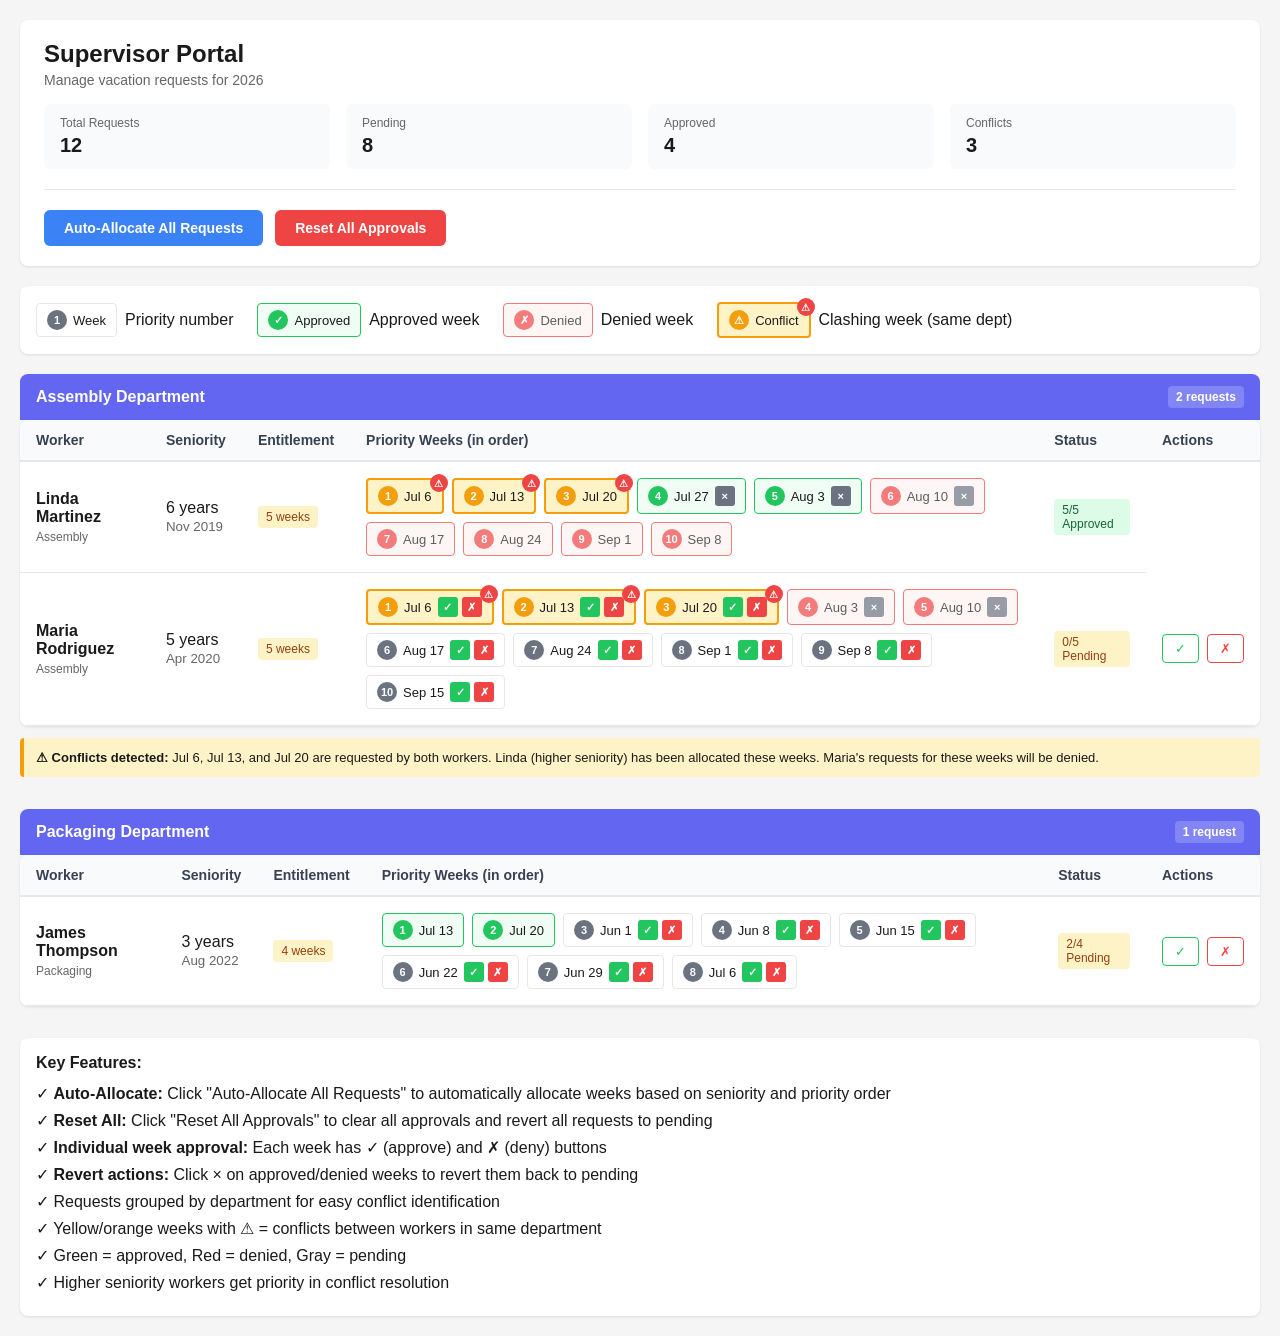
<file: ui-mockups/supervisor-priority-view.html>
<!DOCTYPE html>
<html lang="en">
<head>
    <meta charset="UTF-8">
    <meta name="viewport" content="width=device-width, initial-scale=1.0">
    <title>Supervisor - Priority Weeks View Mockup</title>
    <style>
        * { margin: 0; padding: 0; box-sizing: border-box; }
        body {
            font-family: -apple-system, BlinkMacSystemFont, 'Segoe UI', Roboto, sans-serif;
            background: #f5f5f5;
            padding: 20px;
            color: #1a1a1a;
        }
        .container { max-width: 1400px; margin: 0 auto; }
        .header {
            background: white;
            padding: 20px 24px;
            border-radius: 8px;
            margin-bottom: 20px;
            box-shadow: 0 1px 3px rgba(0,0,0,0.1);
        }
        h1 { font-size: 24px; margin-bottom: 4px; }
        .subtitle { color: #666; font-size: 14px; }
        .stats {
            display: flex;
            gap: 16px;
            margin-top: 16px;
        }
        .stat-card {
            background: #f9fafb;
            padding: 12px 16px;
            border-radius: 6px;
            flex: 1;
        }
        .stat-label { font-size: 12px; color: #666; }
        .stat-value { font-size: 20px; font-weight: 600; margin-top: 4px; }
        .table-container {
            background: white;
            border-radius: 8px;
            overflow: hidden;
            box-shadow: 0 1px 3px rgba(0,0,0,0.1);
        }
        table {
            width: 100%;
            border-collapse: collapse;
        }
        thead {
            background: #f9fafb;
            border-bottom: 2px solid #e5e7eb;
        }
        th {
            padding: 12px 16px;
            text-align: left;
            font-weight: 600;
            font-size: 14px;
            color: #374151;
        }
        td {
            padding: 16px;
            border-bottom: 1px solid #e5e7eb;
        }
        .worker-name { font-weight: 600; }
        .worker-dept { font-size: 12px; color: #666; margin-top: 4px; }
        .priority-weeks {
            display: flex;
            flex-wrap: wrap;
            gap: 8px;
        }
        .priority-week {
            display: flex;
            align-items: center;
            gap: 6px;
            padding: 6px 10px;
            border: 1px solid #e5e7eb;
            border-radius: 4px;
            background: white;
            font-size: 13px;
            position: relative;
        }
        .week-actions {
            display: flex;
            gap: 4px;
            margin-left: auto;
        }
        .week-btn {
            width: 20px;
            height: 20px;
            border: none;
            border-radius: 3px;
            cursor: pointer;
            display: flex;
            align-items: center;
            justify-content: center;
            font-size: 11px;
            font-weight: bold;
            padding: 0;
        }
        .week-btn-approve {
            background: #22c55e;
            color: white;
        }
        .week-btn-approve:hover {
            background: #16a34a;
        }
        .week-btn-deny {
            background: #ef4444;
            color: white;
        }
        .week-btn-deny:hover {
            background: #dc2626;
        }
        .week-btn-revert {
            background: #6b7280;
            color: white;
        }
        .week-btn-revert:hover {
            background: #4b5563;
        }
        .priority-number {
            display: inline-flex;
            align-items: center;
            justify-content: center;
            width: 20px;
            height: 20px;
            background: #6b7280;
            color: white;
            border-radius: 50%;
            font-size: 11px;
            font-weight: 600;
        }
        .priority-week.approved {
            border-color: #22c55e;
            background: #f0fdf4;
        }
        .priority-week.approved .priority-number {
            background: #22c55e;
        }
        .priority-week.denied {
            border-color: #ef4444;
            background: #fef2f2;
            opacity: 0.7;
        }
        .priority-week.denied .priority-number {
            background: #ef4444;
        }
        .priority-week.conflict {
            border-color: #f59e0b;
            background: #fef3c7;
            border-width: 2px;
            position: relative;
        }
        .priority-week.conflict .priority-number {
            background: #f59e0b;
        }
        .priority-week.conflict::after {
            content: "⚠";
            position: absolute;
            top: -6px;
            right: -6px;
            background: #ef4444;
            color: white;
            border-radius: 50%;
            width: 18px;
            height: 18px;
            display: flex;
            align-items: center;
            justify-content: center;
            font-size: 10px;
            font-weight: bold;
        }
        .department-section {
            margin-bottom: 32px;
        }
        .department-header {
            background: #6366f1;
            color: white;
            padding: 12px 16px;
            border-radius: 8px 8px 0 0;
            font-weight: 600;
            font-size: 16px;
            display: flex;
            justify-content: space-between;
            align-items: center;
        }
        .department-count {
            background: rgba(255, 255, 255, 0.2);
            padding: 4px 8px;
            border-radius: 4px;
            font-size: 12px;
        }
        .department-table {
            border-top: none;
        }
        .badge {
            display: inline-block;
            padding: 4px 8px;
            border-radius: 4px;
            font-size: 12px;
            font-weight: 500;
        }
        .badge-success {
            background: #dcfce7;
            color: #166534;
        }
        .badge-danger {
            background: #fee2e2;
            color: #991b1b;
        }
        .badge-warning {
            background: #fef3c7;
            color: #92400e;
        }
        .actions {
            display: flex;
            gap: 8px;
        }
        .btn {
            padding: 6px 12px;
            border: 1px solid #d1d5db;
            background: white;
            border-radius: 4px;
            cursor: pointer;
            font-size: 13px;
        }
        .btn:hover { background: #f3f4f6; }
        .btn-success {
            border-color: #22c55e;
            color: #22c55e;
        }
        .btn-danger {
            border-color: #ef4444;
            color: #ef4444;
        }
        .legend {
            background: white;
            padding: 16px;
            border-radius: 8px;
            margin-bottom: 20px;
            box-shadow: 0 1px 3px rgba(0,0,0,0.1);
        }
        .legend-items {
            display: flex;
            gap: 24px;
            flex-wrap: wrap;
        }
        .legend-item {
            display: flex;
            align-items: center;
            gap: 8px;
        }
        .action-buttons {
            display: flex;
            gap: 12px;
            margin-top: 20px;
            padding-top: 20px;
            border-top: 1px solid #e5e7eb;
        }
        .action-btn {
            padding: 10px 20px;
            border: none;
            border-radius: 6px;
            font-size: 14px;
            font-weight: 600;
            cursor: pointer;
            transition: all 0.2s;
        }
        .action-btn-primary {
            background: #3b82f6;
            color: white;
        }
        .action-btn-primary:hover {
            background: #2563eb;
        }
        .action-btn-secondary {
            background: #6b7280;
            color: white;
        }
        .action-btn-secondary:hover {
            background: #4b5563;
        }
        .action-btn-danger {
            background: #ef4444;
            color: white;
        }
        .action-btn-danger:hover {
            background: #dc2626;
        }
    </style>
</head>
<body>
    <div class="container">
        <div class="header">
            <h1>Supervisor Portal</h1>
            <p class="subtitle">Manage vacation requests for 2026</p>
            <div class="stats">
                <div class="stat-card">
                    <div class="stat-label">Total Requests</div>
                    <div class="stat-value">12</div>
                </div>
                <div class="stat-card">
                    <div class="stat-label">Pending</div>
                    <div class="stat-value">8</div>
                </div>
                <div class="stat-card">
                    <div class="stat-label">Approved</div>
                    <div class="stat-value">4</div>
                </div>
                <div class="stat-card">
                    <div class="stat-label">Conflicts</div>
                    <div class="stat-value">3</div>
                </div>
            </div>
            <div class="action-buttons">
                <button class="action-btn action-btn-primary">Auto-Allocate All Requests</button>
                <button class="action-btn action-btn-danger">Reset All Approvals</button>
            </div>
        </div>

        <div class="legend">
            <div class="legend-items">
                <div class="legend-item">
                    <div class="priority-week">
                        <span class="priority-number">1</span>
                        <span>Week</span>
                    </div>
                    <span>Priority number</span>
                </div>
                <div class="legend-item">
                    <div class="priority-week approved">
                        <span class="priority-number">✓</span>
                        <span>Approved</span>
                    </div>
                    <span>Approved week</span>
                </div>
                <div class="legend-item">
                    <div class="priority-week denied">
                        <span class="priority-number">✗</span>
                        <span>Denied</span>
                    </div>
                    <span>Denied week</span>
                </div>
                <div class="legend-item">
                    <div class="priority-week conflict">
                        <span class="priority-number">⚠</span>
                        <span>Conflict</span>
                    </div>
                    <span>Clashing week (same dept)</span>
                </div>
            </div>
        </div>

        <!-- Assembly Department -->
        <div class="department-section">
            <div class="department-header">
                <span>Assembly Department</span>
                <span class="department-count">2 requests</span>
            </div>
            <div class="table-container department-table">
                <table>
                    <thead>
                        <tr>
                            <th>Worker</th>
                            <th>Seniority</th>
                            <th>Entitlement</th>
                            <th>Priority Weeks (in order)</th>
                            <th>Status</th>
                            <th>Actions</th>
                        </tr>
                    </thead>
                    <tbody>
                        <tr>
                            <td>
                                <div class="worker-name">Linda Martinez</div>
                                <div class="worker-dept">Assembly</div>
                            </td>
                            <td>6 years<br><small style="color: #666;">Nov 2019</small></td>
                            <td><span class="badge badge-warning">5 weeks</span></td>
                            <td>
                                <div class="priority-weeks">
                                    <div class="priority-week approved conflict">
                                        <span class="priority-number">1</span>
                                        <span>Jul 6</span>
                                    </div>
                                    <div class="priority-week approved conflict">
                                        <span class="priority-number">2</span>
                                        <span>Jul 13</span>
                                    </div>
                                    <div class="priority-week approved conflict">
                                        <span class="priority-number">3</span>
                                        <span>Jul 20</span>
                                    </div>
                                    <div class="priority-week approved">
                                        <span class="priority-number">4</span>
                                        <span>Jul 27</span>
                                        <div class="week-actions">
                                            <button class="week-btn week-btn-revert" title="Revert approval">×</button>
                                        </div>
                                    </div>
                                    <div class="priority-week approved">
                                        <span class="priority-number">5</span>
                                        <span>Aug 3</span>
                                        <div class="week-actions">
                                            <button class="week-btn week-btn-revert" title="Revert approval">×</button>
                                        </div>
                                    </div>
                                    <div class="priority-week denied">
                                        <span class="priority-number">6</span>
                                        <span>Aug 10</span>
                                        <div class="week-actions">
                                            <button class="week-btn week-btn-revert" title="Revert denial">×</button>
                                        </div>
                                    </div>
                                    <div class="priority-week denied">
                                        <span class="priority-number">7</span>
                                        <span>Aug 17</span>
                                    </div>
                                    <div class="priority-week denied">
                                        <span class="priority-number">8</span>
                                        <span>Aug 24</span>
                                    </div>
                                    <div class="priority-week denied">
                                        <span class="priority-number">9</span>
                                        <span>Sep 1</span>
                                    </div>
                                    <div class="priority-week denied">
                                        <span class="priority-number">10</span>
                                        <span>Sep 8</span>
                                    </div>
                                </div>
                            </td>
                            <td>
                                <span class="badge badge-success">5/5 Approved</span>
                            </td>
                        </tr>
                        <tr>
                            <td>
                                <div class="worker-name">Maria Rodriguez</div>
                                <div class="worker-dept">Assembly</div>
                            </td>
                            <td>5 years<br><small style="color: #666;">Apr 2020</small></td>
                            <td><span class="badge badge-warning">5 weeks</span></td>
                            <td>
                                <div class="priority-weeks">
                                    <div class="priority-week conflict">
                                        <span class="priority-number">1</span>
                                        <span>Jul 6</span>
                                        <div class="week-actions">
                                            <button class="week-btn week-btn-approve" title="Approve week">✓</button>
                                            <button class="week-btn week-btn-deny" title="Deny week">✗</button>
                                        </div>
                                    </div>
                                    <div class="priority-week conflict">
                                        <span class="priority-number">2</span>
                                        <span>Jul 13</span>
                                        <div class="week-actions">
                                            <button class="week-btn week-btn-approve" title="Approve week">✓</button>
                                            <button class="week-btn week-btn-deny" title="Deny week">✗</button>
                                        </div>
                                    </div>
                                    <div class="priority-week conflict">
                                        <span class="priority-number">3</span>
                                        <span>Jul 20</span>
                                        <div class="week-actions">
                                            <button class="week-btn week-btn-approve" title="Approve week">✓</button>
                                            <button class="week-btn week-btn-deny" title="Deny week">✗</button>
                                        </div>
                                    </div>
                                    <div class="priority-week denied">
                                        <span class="priority-number">4</span>
                                        <span>Aug 3</span>
                                        <div class="week-actions">
                                            <button class="week-btn week-btn-revert" title="Revert denial">×</button>
                                        </div>
                                    </div>
                                    <div class="priority-week denied">
                                        <span class="priority-number">5</span>
                                        <span>Aug 10</span>
                                        <div class="week-actions">
                                            <button class="week-btn week-btn-revert" title="Revert denial">×</button>
                                        </div>
                                    </div>
                                    <div class="priority-week">
                                        <span class="priority-number">6</span>
                                        <span>Aug 17</span>
                                        <div class="week-actions">
                                            <button class="week-btn week-btn-approve" title="Approve week">✓</button>
                                            <button class="week-btn week-btn-deny" title="Deny week">✗</button>
                                        </div>
                                    </div>
                                    <div class="priority-week">
                                        <span class="priority-number">7</span>
                                        <span>Aug 24</span>
                                        <div class="week-actions">
                                            <button class="week-btn week-btn-approve" title="Approve week">✓</button>
                                            <button class="week-btn week-btn-deny" title="Deny week">✗</button>
                                        </div>
                                    </div>
                                    <div class="priority-week">
                                        <span class="priority-number">8</span>
                                        <span>Sep 1</span>
                                        <div class="week-actions">
                                            <button class="week-btn week-btn-approve" title="Approve week">✓</button>
                                            <button class="week-btn week-btn-deny" title="Deny week">✗</button>
                                        </div>
                                    </div>
                                    <div class="priority-week">
                                        <span class="priority-number">9</span>
                                        <span>Sep 8</span>
                                        <div class="week-actions">
                                            <button class="week-btn week-btn-approve" title="Approve week">✓</button>
                                            <button class="week-btn week-btn-deny" title="Deny week">✗</button>
                                        </div>
                                    </div>
                                    <div class="priority-week">
                                        <span class="priority-number">10</span>
                                        <span>Sep 15</span>
                                        <div class="week-actions">
                                            <button class="week-btn week-btn-approve" title="Approve week">✓</button>
                                            <button class="week-btn week-btn-deny" title="Deny week">✗</button>
                                        </div>
                                    </div>
                                </div>
                            </td>
                            <td>
                                <span class="badge badge-warning">0/5 Pending</span>
                            </td>
                            <td>
                                <div class="actions">
                                    <button class="btn btn-success">✓</button>
                                    <button class="btn btn-danger">✗</button>
                                </div>
                            </td>
                        </tr>
                    </tbody>
                </table>
            </div>
            <div style="background: #fef3c7; border-left: 4px solid #f59e0b; padding: 12px; margin-top: 12px; border-radius: 4px; font-size: 13px;">
                <strong>⚠ Conflicts detected:</strong> Jul 6, Jul 13, and Jul 20 are requested by both workers. Linda (higher seniority) has been allocated these weeks. Maria's requests for these weeks will be denied.
            </div>
        </div>

        <!-- Packaging Department -->
        <div class="department-section">
            <div class="department-header">
                <span>Packaging Department</span>
                <span class="department-count">1 request</span>
            </div>
            <div class="table-container department-table">
                <table>
                    <thead>
                        <tr>
                            <th>Worker</th>
                            <th>Seniority</th>
                            <th>Entitlement</th>
                            <th>Priority Weeks (in order)</th>
                            <th>Status</th>
                            <th>Actions</th>
                        </tr>
                    </thead>
                    <tbody>
                        <tr>
                            <td>
                                <div class="worker-name">James Thompson</div>
                                <div class="worker-dept">Packaging</div>
                            </td>
                            <td>3 years<br><small style="color: #666;">Aug 2022</small></td>
                            <td><span class="badge badge-warning">4 weeks</span></td>
                            <td>
                                <div class="priority-weeks">
                                    <div class="priority-week approved">
                                        <span class="priority-number">1</span>
                                        <span>Jul 13</span>
                                    </div>
                                    <div class="priority-week approved">
                                        <span class="priority-number">2</span>
                                        <span>Jul 20</span>
                                    </div>
                                    <div class="priority-week">
                                        <span class="priority-number">3</span>
                                        <span>Jun 1</span>
                                        <div class="week-actions">
                                            <button class="week-btn week-btn-approve" title="Approve week">✓</button>
                                            <button class="week-btn week-btn-deny" title="Deny week">✗</button>
                                        </div>
                                    </div>
                                    <div class="priority-week">
                                        <span class="priority-number">4</span>
                                        <span>Jun 8</span>
                                        <div class="week-actions">
                                            <button class="week-btn week-btn-approve" title="Approve week">✓</button>
                                            <button class="week-btn week-btn-deny" title="Deny week">✗</button>
                                        </div>
                                    </div>
                                    <div class="priority-week">
                                        <span class="priority-number">5</span>
                                        <span>Jun 15</span>
                                        <div class="week-actions">
                                            <button class="week-btn week-btn-approve" title="Approve week">✓</button>
                                            <button class="week-btn week-btn-deny" title="Deny week">✗</button>
                                        </div>
                                    </div>
                                    <div class="priority-week">
                                        <span class="priority-number">6</span>
                                        <span>Jun 22</span>
                                        <div class="week-actions">
                                            <button class="week-btn week-btn-approve" title="Approve week">✓</button>
                                            <button class="week-btn week-btn-deny" title="Deny week">✗</button>
                                        </div>
                                    </div>
                                    <div class="priority-week">
                                        <span class="priority-number">7</span>
                                        <span>Jun 29</span>
                                        <div class="week-actions">
                                            <button class="week-btn week-btn-approve" title="Approve week">✓</button>
                                            <button class="week-btn week-btn-deny" title="Deny week">✗</button>
                                        </div>
                                    </div>
                                    <div class="priority-week">
                                        <span class="priority-number">8</span>
                                        <span>Jul 6</span>
                                        <div class="week-actions">
                                            <button class="week-btn week-btn-approve" title="Approve week">✓</button>
                                            <button class="week-btn week-btn-deny" title="Deny week">✗</button>
                                        </div>
                                    </div>
                                </div>
                            </td>
                            <td>
                                <span class="badge badge-warning">2/4 Pending</span>
                            </td>
                            <td>
                                <div class="actions">
                                    <button class="btn btn-success">✓</button>
                                    <button class="btn btn-danger">✗</button>
                                </div>
                            </td>
                        </tr>
                    </tbody>
                </table>
            </div>
        </div>

        <div style="background: white; padding: 16px; border-radius: 8px; margin-top: 20px; box-shadow: 0 1px 3px rgba(0,0,0,0.1);">
            <h3 style="margin-bottom: 12px; font-size: 16px;">Key Features:</h3>
            <ul style="list-style: none; padding-left: 0;">
                <li style="margin-bottom: 8px;">✓ <strong>Auto-Allocate:</strong> Click "Auto-Allocate All Requests" to automatically allocate weeks based on seniority and priority order</li>
                <li style="margin-bottom: 8px;">✓ <strong>Reset All:</strong> Click "Reset All Approvals" to clear all approvals and revert all requests to pending</li>
                <li style="margin-bottom: 8px;">✓ <strong>Individual week approval:</strong> Each week has ✓ (approve) and ✗ (deny) buttons</li>
                <li style="margin-bottom: 8px;">✓ <strong>Revert actions:</strong> Click × on approved/denied weeks to revert them back to pending</li>
                <li style="margin-bottom: 8px;">✓ Requests grouped by department for easy conflict identification</li>
                <li style="margin-bottom: 8px;">✓ Yellow/orange weeks with ⚠ = conflicts between workers in same department</li>
                <li style="margin-bottom: 8px;">✓ Green = approved, Red = denied, Gray = pending</li>
                <li style="margin-bottom: 8px;">✓ Higher seniority workers get priority in conflict resolution</li>
            </ul>
        </div>
    </div>
</body>
</html>
</file>
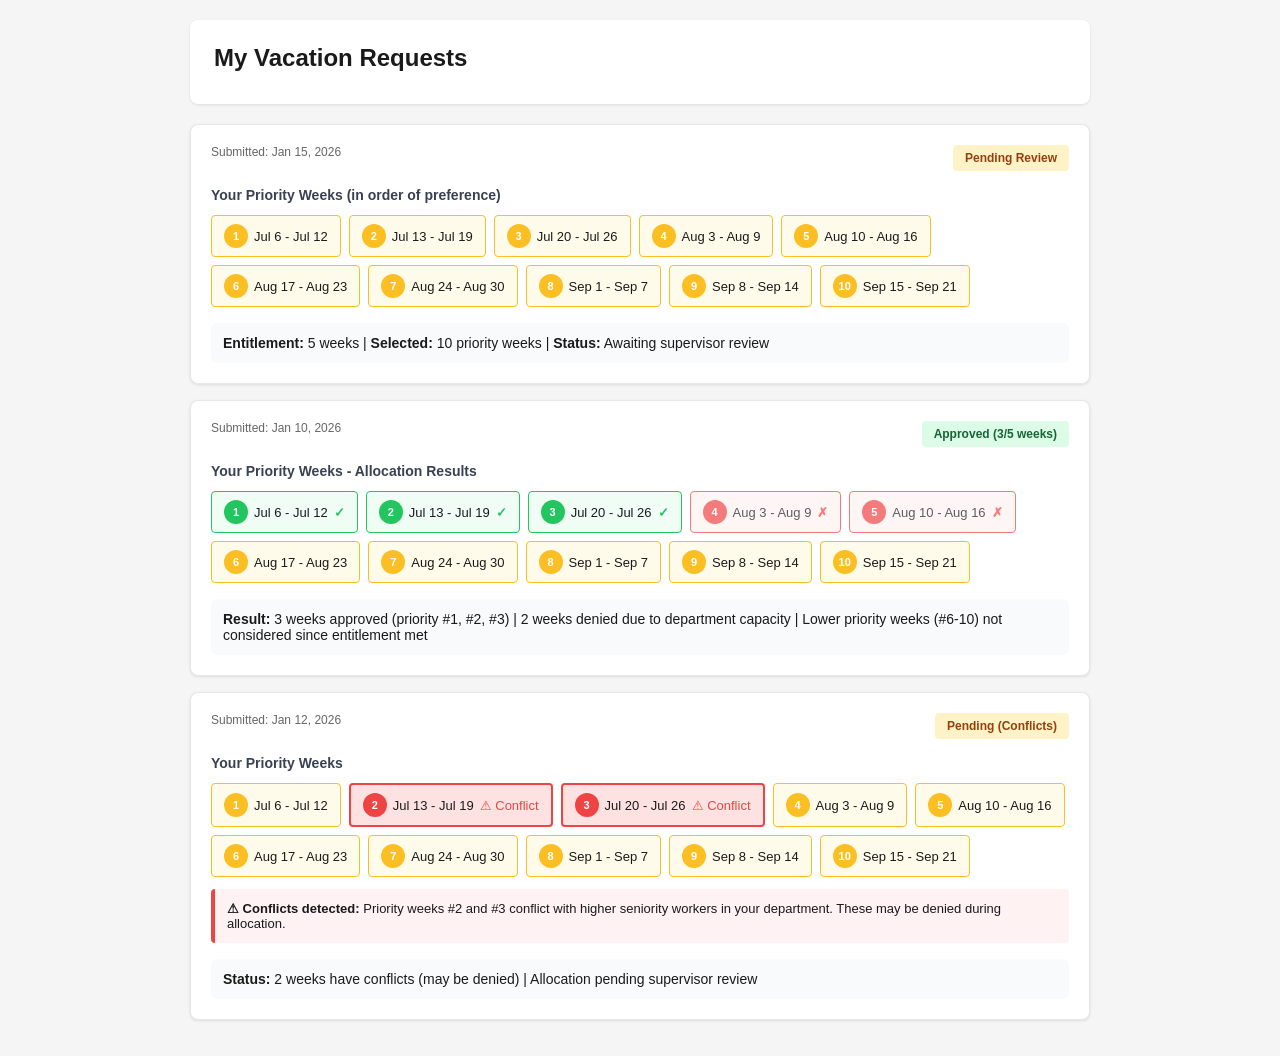
<file: ui-mockups/worker-my-requests.html>
<!DOCTYPE html>
<html lang="en">
<head>
    <meta charset="UTF-8">
    <meta name="viewport" content="width=device-width, initial-scale=1.0">
    <title>Worker - My Requests View Mockup</title>
    <style>
        * { margin: 0; padding: 0; box-sizing: border-box; }
        body {
            font-family: -apple-system, BlinkMacSystemFont, 'Segoe UI', Roboto, sans-serif;
            background: #f5f5f5;
            padding: 20px;
            color: #1a1a1a;
        }
        .container { max-width: 900px; margin: 0 auto; }
        .card {
            background: white;
            border-radius: 8px;
            padding: 24px;
            box-shadow: 0 1px 3px rgba(0,0,0,0.1);
            margin-bottom: 20px;
        }
        h1 { font-size: 24px; margin-bottom: 8px; }
        .request-card {
            border: 1px solid #e5e7eb;
            border-radius: 8px;
            padding: 20px;
            margin-bottom: 16px;
        }
        .request-header {
            display: flex;
            justify-content: space-between;
            align-items: start;
            margin-bottom: 16px;
        }
        .request-date {
            font-size: 12px;
            color: #666;
        }
        .status-badge {
            display: inline-block;
            padding: 6px 12px;
            border-radius: 4px;
            font-size: 12px;
            font-weight: 600;
        }
        .status-pending {
            background: #fef3c7;
            color: #92400e;
        }
        .status-approved {
            background: #dcfce7;
            color: #166534;
        }
        .status-denied {
            background: #fee2e2;
            color: #991b1b;
        }
        .priority-section {
            margin-top: 16px;
        }
        .section-title {
            font-size: 14px;
            font-weight: 600;
            color: #374151;
            margin-bottom: 12px;
        }
        .priority-weeks {
            display: flex;
            flex-wrap: wrap;
            gap: 8px;
        }
        .priority-week {
            display: flex;
            align-items: center;
            gap: 6px;
            padding: 8px 12px;
            border: 1px solid #e5e7eb;
            border-radius: 4px;
            background: white;
            font-size: 13px;
        }
        .priority-number {
            display: inline-flex;
            align-items: center;
            justify-content: center;
            width: 24px;
            height: 24px;
            background: #6b7280;
            color: white;
            border-radius: 50%;
            font-size: 11px;
            font-weight: 600;
        }
        .priority-week.approved {
            border-color: #22c55e;
            background: #f0fdf4;
        }
        .priority-week.approved .priority-number {
            background: #22c55e;
        }
        .priority-week.denied {
            border-color: #ef4444;
            background: #fef2f2;
            opacity: 0.7;
        }
        .priority-week.denied .priority-number {
            background: #ef4444;
        }
        .priority-week.pending {
            border-color: #fbbf24;
            background: #fffbeb;
        }
        .priority-week.pending .priority-number {
            background: #fbbf24;
        }
        .priority-week.conflict {
            border-color: #ef4444;
            background: #fee2e2;
            border-width: 2px;
        }
        .priority-week.conflict .priority-number {
            background: #ef4444;
        }
        .summary {
            background: #f9fafb;
            padding: 12px;
            border-radius: 6px;
            margin-top: 16px;
            font-size: 14px;
        }
        .conflict-warning {
            background: #fef2f2;
            border-left: 4px solid #ef4444;
            padding: 12px;
            margin-top: 12px;
            border-radius: 4px;
            font-size: 13px;
        }
    </style>
</head>
<body>
    <div class="container">
        <div class="card">
            <h1>My Vacation Requests</h1>
        </div>

        <!-- Request 1: Pending -->
        <div class="card request-card">
            <div class="request-header">
                <div>
                    <div class="request-date">Submitted: Jan 15, 2026</div>
                </div>
                <span class="status-badge status-pending">Pending Review</span>
            </div>

            <div class="priority-section">
                <div class="section-title">Your Priority Weeks (in order of preference)</div>
                <div class="priority-weeks">
                    <div class="priority-week pending">
                        <span class="priority-number">1</span>
                        <span>Jul 6 - Jul 12</span>
                    </div>
                    <div class="priority-week pending">
                        <span class="priority-number">2</span>
                        <span>Jul 13 - Jul 19</span>
                    </div>
                    <div class="priority-week pending">
                        <span class="priority-number">3</span>
                        <span>Jul 20 - Jul 26</span>
                    </div>
                    <div class="priority-week pending">
                        <span class="priority-number">4</span>
                        <span>Aug 3 - Aug 9</span>
                    </div>
                    <div class="priority-week pending">
                        <span class="priority-number">5</span>
                        <span>Aug 10 - Aug 16</span>
                    </div>
                    <div class="priority-week pending">
                        <span class="priority-number">6</span>
                        <span>Aug 17 - Aug 23</span>
                    </div>
                    <div class="priority-week pending">
                        <span class="priority-number">7</span>
                        <span>Aug 24 - Aug 30</span>
                    </div>
                    <div class="priority-week pending">
                        <span class="priority-number">8</span>
                        <span>Sep 1 - Sep 7</span>
                    </div>
                    <div class="priority-week pending">
                        <span class="priority-number">9</span>
                        <span>Sep 8 - Sep 14</span>
                    </div>
                    <div class="priority-week pending">
                        <span class="priority-number">10</span>
                        <span>Sep 15 - Sep 21</span>
                    </div>
                </div>
            </div>

            <div class="summary">
                <strong>Entitlement:</strong> 5 weeks | <strong>Selected:</strong> 10 priority weeks | <strong>Status:</strong> Awaiting supervisor review
            </div>
        </div>

        <!-- Request 2: Partially Approved -->
        <div class="card request-card">
            <div class="request-header">
                <div>
                    <div class="request-date">Submitted: Jan 10, 2026</div>
                </div>
                <span class="status-badge status-approved">Approved (3/5 weeks)</span>
            </div>

            <div class="priority-section">
                <div class="section-title">Your Priority Weeks - Allocation Results</div>
                <div class="priority-weeks">
                    <div class="priority-week approved">
                        <span class="priority-number">1</span>
                        <span>Jul 6 - Jul 12</span>
                        <span style="color: #22c55e; font-weight: 600;">✓</span>
                    </div>
                    <div class="priority-week approved">
                        <span class="priority-number">2</span>
                        <span>Jul 13 - Jul 19</span>
                        <span style="color: #22c55e; font-weight: 600;">✓</span>
                    </div>
                    <div class="priority-week approved">
                        <span class="priority-number">3</span>
                        <span>Jul 20 - Jul 26</span>
                        <span style="color: #22c55e; font-weight: 600;">✓</span>
                    </div>
                    <div class="priority-week denied">
                        <span class="priority-number">4</span>
                        <span>Aug 3 - Aug 9</span>
                        <span style="color: #ef4444; font-weight: 600;">✗</span>
                    </div>
                    <div class="priority-week denied">
                        <span class="priority-number">5</span>
                        <span>Aug 10 - Aug 16</span>
                        <span style="color: #ef4444; font-weight: 600;">✗</span>
                    </div>
                    <div class="priority-week pending">
                        <span class="priority-number">6</span>
                        <span>Aug 17 - Aug 23</span>
                    </div>
                    <div class="priority-week pending">
                        <span class="priority-number">7</span>
                        <span>Aug 24 - Aug 30</span>
                    </div>
                    <div class="priority-week pending">
                        <span class="priority-number">8</span>
                        <span>Sep 1 - Sep 7</span>
                    </div>
                    <div class="priority-week pending">
                        <span class="priority-number">9</span>
                        <span>Sep 8 - Sep 14</span>
                    </div>
                    <div class="priority-week pending">
                        <span class="priority-number">10</span>
                        <span>Sep 15 - Sep 21</span>
                    </div>
                </div>
            </div>

            <div class="summary">
                <strong>Result:</strong> 3 weeks approved (priority #1, #2, #3) | 2 weeks denied due to department capacity | Lower priority weeks (#6-10) not considered since entitlement met
            </div>
        </div>

        <!-- Request 3: With Conflicts -->
        <div class="card request-card">
            <div class="request-header">
                <div>
                    <div class="request-date">Submitted: Jan 12, 2026</div>
                </div>
                <span class="status-badge status-pending">Pending (Conflicts)</span>
            </div>

            <div class="priority-section">
                <div class="section-title">Your Priority Weeks</div>
                <div class="priority-weeks">
                    <div class="priority-week pending">
                        <span class="priority-number">1</span>
                        <span>Jul 6 - Jul 12</span>
                    </div>
                    <div class="priority-week conflict">
                        <span class="priority-number">2</span>
                        <span>Jul 13 - Jul 19</span>
                        <span style="color: #ef4444;">⚠ Conflict</span>
                    </div>
                    <div class="priority-week conflict">
                        <span class="priority-number">3</span>
                        <span>Jul 20 - Jul 26</span>
                        <span style="color: #ef4444;">⚠ Conflict</span>
                    </div>
                    <div class="priority-week pending">
                        <span class="priority-number">4</span>
                        <span>Aug 3 - Aug 9</span>
                    </div>
                    <div class="priority-week pending">
                        <span class="priority-number">5</span>
                        <span>Aug 10 - Aug 16</span>
                    </div>
                    <div class="priority-week pending">
                        <span class="priority-number">6</span>
                        <span>Aug 17 - Aug 23</span>
                    </div>
                    <div class="priority-week pending">
                        <span class="priority-number">7</span>
                        <span>Aug 24 - Aug 30</span>
                    </div>
                    <div class="priority-week pending">
                        <span class="priority-number">8</span>
                        <span>Sep 1 - Sep 7</span>
                    </div>
                    <div class="priority-week pending">
                        <span class="priority-number">9</span>
                        <span>Sep 8 - Sep 14</span>
                    </div>
                    <div class="priority-week pending">
                        <span class="priority-number">10</span>
                        <span>Sep 15 - Sep 21</span>
                    </div>
                </div>
            </div>

            <div class="conflict-warning">
                <strong>⚠ Conflicts detected:</strong> Priority weeks #2 and #3 conflict with higher seniority workers in your department. These may be denied during allocation.
            </div>

            <div class="summary">
                <strong>Status:</strong> 2 weeks have conflicts (may be denied) | Allocation pending supervisor review
            </div>
        </div>
    </div>
</body>
</html>
</file>
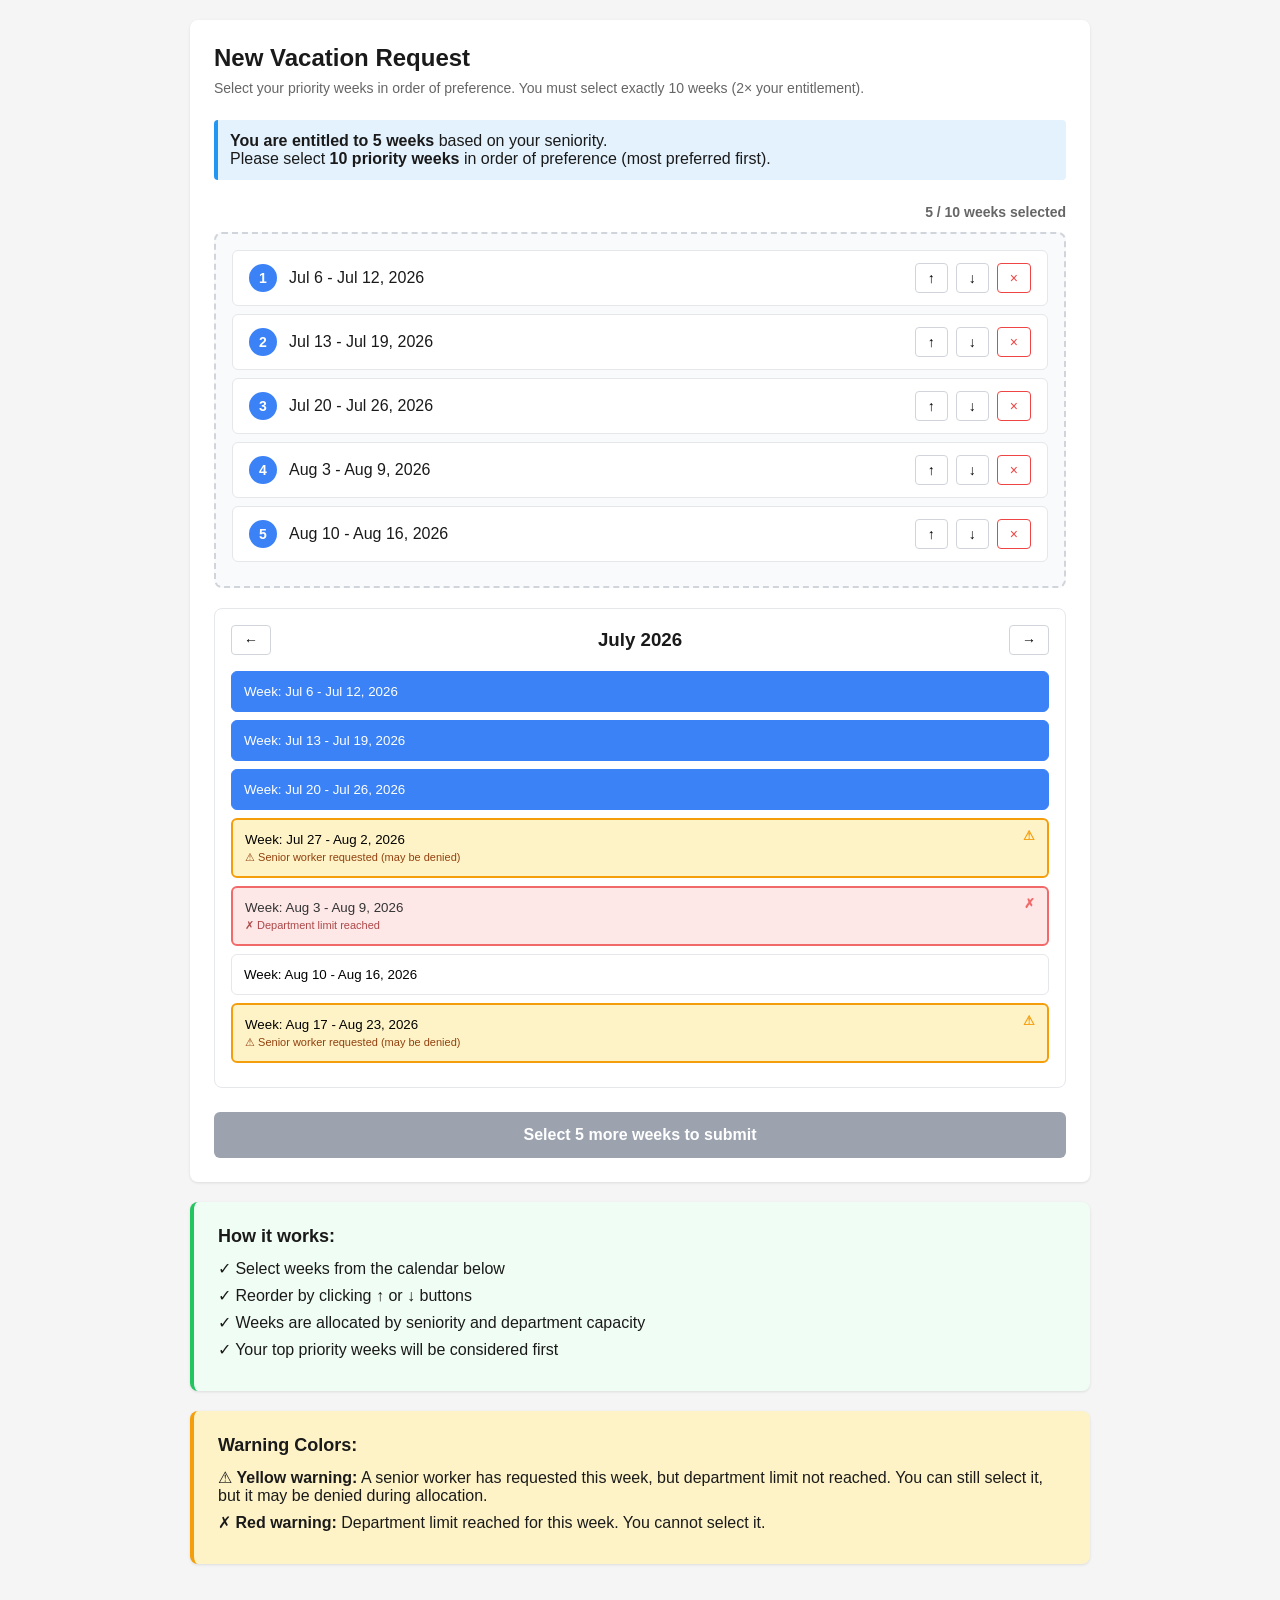
<file: ui-mockups/worker-priority-form.html>
<!DOCTYPE html>
<html lang="en">
<head>
    <meta charset="UTF-8">
    <meta name="viewport" content="width=device-width, initial-scale=1.0">
    <title>Worker - Priority Weeks Form Mockup</title>
    <style>
        * { margin: 0; padding: 0; box-sizing: border-box; }
        body {
            font-family: -apple-system, BlinkMacSystemFont, 'Segoe UI', Roboto, sans-serif;
            background: #f5f5f5;
            padding: 20px;
            color: #1a1a1a;
        }
        .container { max-width: 900px; margin: 0 auto; }
        .card {
            background: white;
            border-radius: 8px;
            padding: 24px;
            box-shadow: 0 1px 3px rgba(0,0,0,0.1);
            margin-bottom: 20px;
        }
        h1 { font-size: 24px; margin-bottom: 8px; }
        .description {
            color: #666;
            margin-bottom: 24px;
            font-size: 14px;
        }
        .info-box {
            background: #e3f2fd;
            border-left: 4px solid #2196f3;
            padding: 12px;
            margin-bottom: 24px;
            border-radius: 4px;
        }
        .priority-list {
            background: #f9fafb;
            border: 2px dashed #d1d5db;
            border-radius: 8px;
            padding: 16px;
            min-height: 120px;
            margin-bottom: 20px;
        }
        .priority-item {
            background: white;
            border: 1px solid #e5e7eb;
            border-radius: 6px;
            padding: 12px 16px;
            margin-bottom: 8px;
            display: flex;
            align-items: center;
            justify-content: space-between;
            cursor: move;
        }
        .priority-item:hover { border-color: #3b82f6; }
        .priority-number {
            display: inline-flex;
            align-items: center;
            justify-content: center;
            width: 28px;
            height: 28px;
            background: #3b82f6;
            color: white;
            border-radius: 50%;
            font-weight: 600;
            font-size: 14px;
            margin-right: 12px;
        }
        .priority-date {
            flex: 1;
            font-weight: 500;
        }
        .priority-actions {
            display: flex;
            gap: 8px;
        }
        .btn {
            padding: 6px 12px;
            border: 1px solid #d1d5db;
            background: white;
            border-radius: 4px;
            cursor: pointer;
            font-size: 14px;
        }
        .btn:hover { background: #f3f4f6; }
        .btn-danger {
            border-color: #ef4444;
            color: #ef4444;
        }
        .week-picker {
            border: 1px solid #e5e7eb;
            border-radius: 8px;
            padding: 16px;
            margin-top: 16px;
        }
        .month-header {
            display: flex;
            justify-content: space-between;
            align-items: center;
            margin-bottom: 16px;
        }
        .week-button {
            width: 100%;
            padding: 12px;
            margin-bottom: 8px;
            border: 1px solid #e5e7eb;
            background: white;
            border-radius: 6px;
            text-align: left;
            cursor: pointer;
        }
        .week-button:hover { background: #f9fafb; }
        .week-button.selected {
            background: #3b82f6;
            color: white;
            border-color: #3b82f6;
        }
        .week-button.disabled {
            opacity: 0.5;
            cursor: not-allowed;
        }
        .week-button.warning-yellow {
            border: 2px solid #f59e0b;
            background: #fef3c7;
            position: relative;
        }
        .week-button.warning-yellow::before {
            content: "⚠";
            position: absolute;
            top: 8px;
            right: 12px;
            color: #f59e0b;
            font-weight: bold;
        }
        .week-button.warning-red {
            border: 2px solid #ef4444;
            background: #fee2e2;
            position: relative;
            opacity: 0.8;
        }
        .week-button.warning-red::before {
            content: "✗";
            position: absolute;
            top: 8px;
            right: 12px;
            color: #ef4444;
            font-weight: bold;
        }
        .week-button.warning-red.disabled {
            cursor: not-allowed;
        }
        .week-warning-text {
            font-size: 11px;
            margin-top: 4px;
            font-weight: 500;
        }
        .warning-yellow .week-warning-text {
            color: #92400e;
        }
        .warning-red .week-warning-text {
            color: #991b1b;
        }
        .submit-btn {
            width: 100%;
            padding: 14px;
            background: #3b82f6;
            color: white;
            border: none;
            border-radius: 6px;
            font-size: 16px;
            font-weight: 600;
            cursor: pointer;
            margin-top: 24px;
        }
        .submit-btn:hover { background: #2563eb; }
        .submit-btn:disabled {
            background: #9ca3af;
            cursor: not-allowed;
        }
        .empty-state {
            text-align: center;
            color: #9ca3af;
            padding: 40px;
        }
        .progress {
            text-align: right;
            color: #666;
            font-size: 14px;
            margin-bottom: 12px;
        }
    </style>
</head>
<body>
    <div class="container">
        <div class="card">
            <h1>New Vacation Request</h1>
            <p class="description">
                Select your priority weeks in order of preference. You must select exactly 10 weeks (2× your entitlement).
            </p>
            
            <div class="info-box">
                <strong>You are entitled to 5 weeks</strong> based on your seniority.<br>
                Please select <strong>10 priority weeks</strong> in order of preference (most preferred first).
            </div>

            <div class="progress">
                <strong>5 / 10 weeks selected</strong>
            </div>

            <!-- Priority List (Ordered) -->
            <div class="priority-list">
                <div class="priority-item">
                    <span class="priority-number">1</span>
                    <span class="priority-date">Jul 6 - Jul 12, 2026</span>
                    <div class="priority-actions">
                        <button class="btn">↑</button>
                        <button class="btn">↓</button>
                        <button class="btn btn-danger">×</button>
                    </div>
                </div>
                <div class="priority-item">
                    <span class="priority-number">2</span>
                    <span class="priority-date">Jul 13 - Jul 19, 2026</span>
                    <div class="priority-actions">
                        <button class="btn">↑</button>
                        <button class="btn">↓</button>
                        <button class="btn btn-danger">×</button>
                    </div>
                </div>
                <div class="priority-item">
                    <span class="priority-number">3</span>
                    <span class="priority-date">Jul 20 - Jul 26, 2026</span>
                    <div class="priority-actions">
                        <button class="btn">↑</button>
                        <button class="btn">↓</button>
                        <button class="btn btn-danger">×</button>
                    </div>
                </div>
                <div class="priority-item">
                    <span class="priority-number">4</span>
                    <span class="priority-date">Aug 3 - Aug 9, 2026</span>
                    <div class="priority-actions">
                        <button class="btn">↑</button>
                        <button class="btn">↓</button>
                        <button class="btn btn-danger">×</button>
                    </div>
                </div>
                <div class="priority-item">
                    <span class="priority-number">5</span>
                    <span class="priority-date">Aug 10 - Aug 16, 2026</span>
                    <div class="priority-actions">
                        <button class="btn">↑</button>
                        <button class="btn">↓</button>
                        <button class="btn btn-danger">×</button>
                    </div>
                </div>
            </div>

            <!-- Week Picker -->
            <div class="week-picker">
                <div class="month-header">
                    <button class="btn">←</button>
                    <h3>July 2026</h3>
                    <button class="btn">→</button>
                </div>
                <button class="week-button selected">
                    <div>Week: Jul 6 - Jul 12, 2026</div>
                </button>
                <button class="week-button selected">
                    <div>Week: Jul 13 - Jul 19, 2026</div>
                </button>
                <button class="week-button selected">
                    <div>Week: Jul 20 - Jul 26, 2026</div>
                </button>
                <button class="week-button warning-yellow">
                    <div>Week: Jul 27 - Aug 2, 2026</div>
                    <div class="week-warning-text">⚠ Senior worker requested (may be denied)</div>
                </button>
                <button class="week-button warning-red disabled">
                    <div>Week: Aug 3 - Aug 9, 2026</div>
                    <div class="week-warning-text">✗ Department limit reached</div>
                </button>
                <button class="week-button">
                    <div>Week: Aug 10 - Aug 16, 2026</div>
                </button>
                <button class="week-button warning-yellow">
                    <div>Week: Aug 17 - Aug 23, 2026</div>
                    <div class="week-warning-text">⚠ Senior worker requested (may be denied)</div>
                </button>
            </div>

            <button class="submit-btn" disabled>Select 5 more weeks to submit</button>
        </div>

        <div class="card" style="background: #f0fdf4; border-left: 4px solid #22c55e;">
            <h2 style="font-size: 18px; margin-bottom: 12px;">How it works:</h2>
            <ul style="list-style: none; padding-left: 0;">
                <li style="margin-bottom: 8px;">✓ Select weeks from the calendar below</li>
                <li style="margin-bottom: 8px;">✓ Reorder by clicking ↑ or ↓ buttons</li>
                <li style="margin-bottom: 8px;">✓ Weeks are allocated by seniority and department capacity</li>
                <li style="margin-bottom: 8px;">✓ Your top priority weeks will be considered first</li>
            </ul>
        </div>
        
        <div class="card" style="background: #fef3c7; border-left: 4px solid #f59e0b;">
            <h2 style="font-size: 18px; margin-bottom: 12px;">Warning Colors:</h2>
            <ul style="list-style: none; padding-left: 0;">
                <li style="margin-bottom: 8px;">⚠ <strong>Yellow warning:</strong> A senior worker has requested this week, but department limit not reached. You can still select it, but it may be denied during allocation.</li>
                <li style="margin-bottom: 8px;">✗ <strong>Red warning:</strong> Department limit reached for this week. You cannot select it.</li>
            </ul>
        </div>
    </div>
</body>
</html>
</file>
